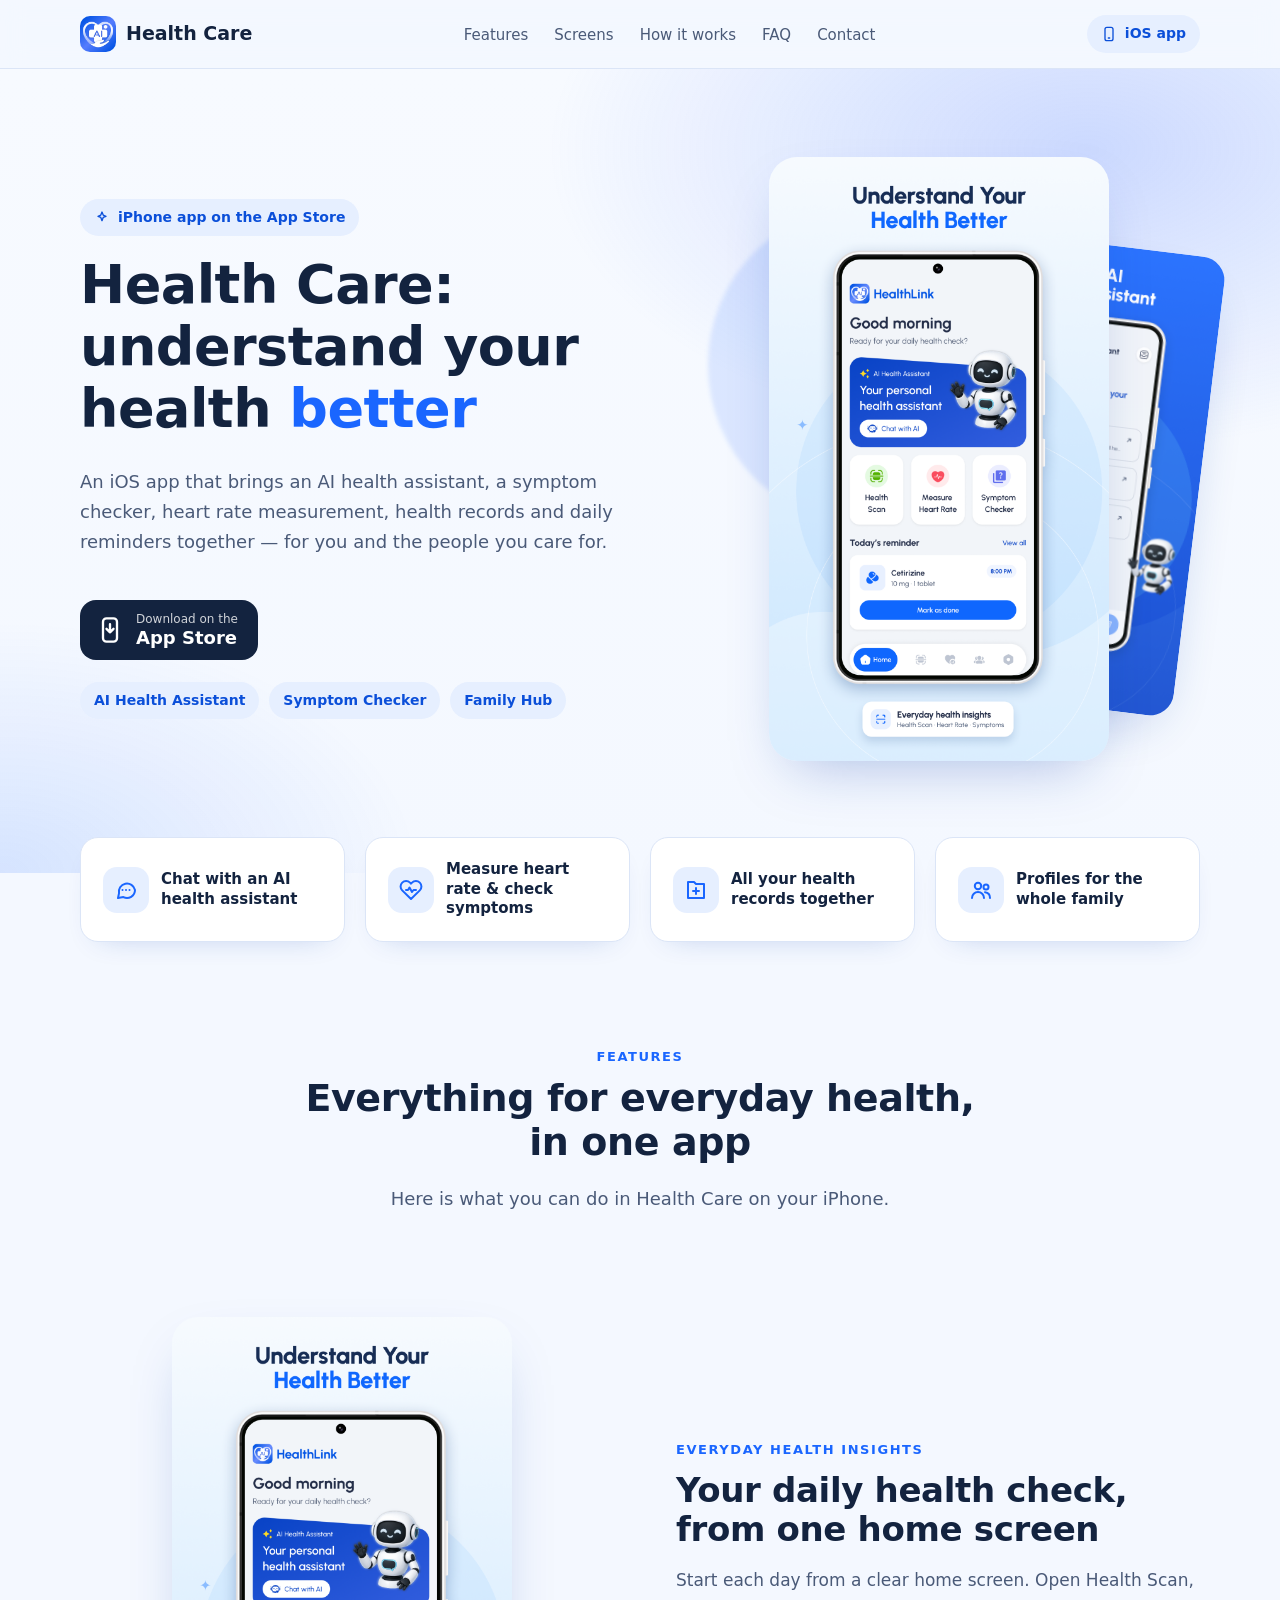
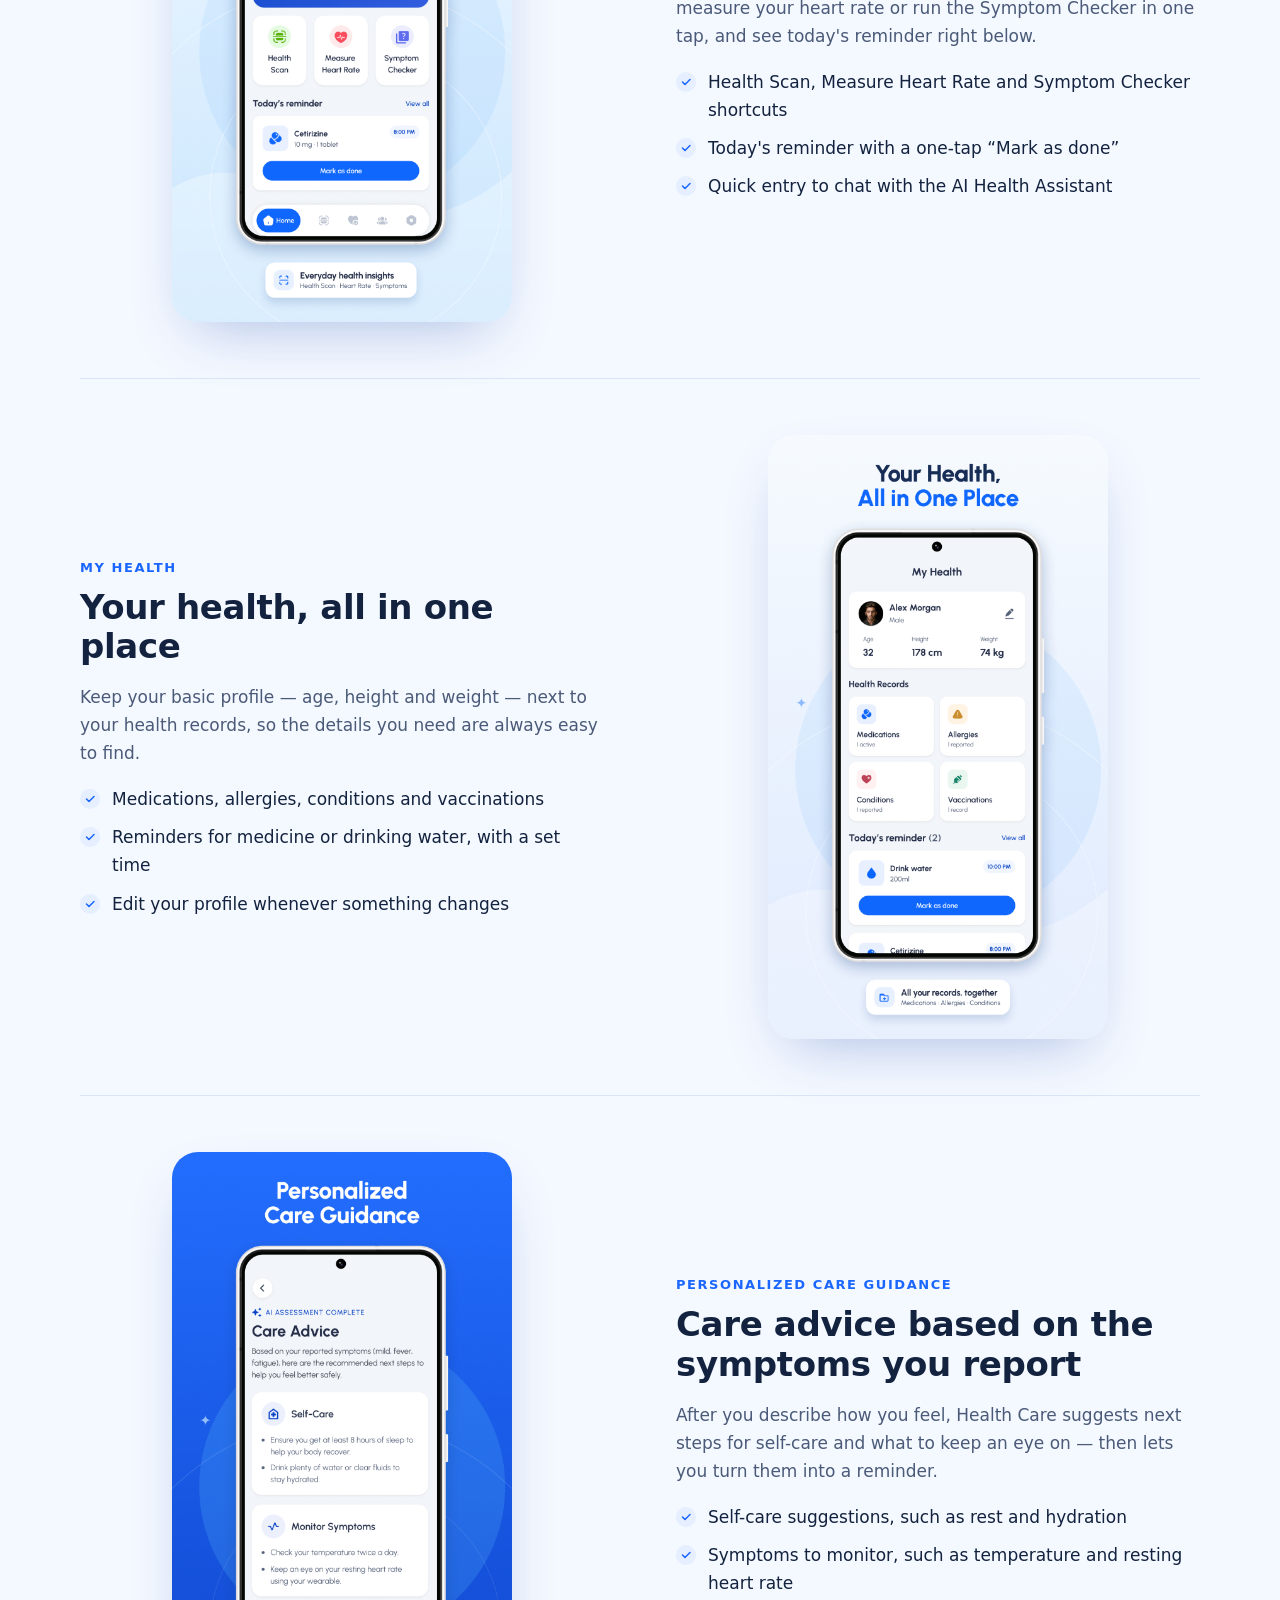
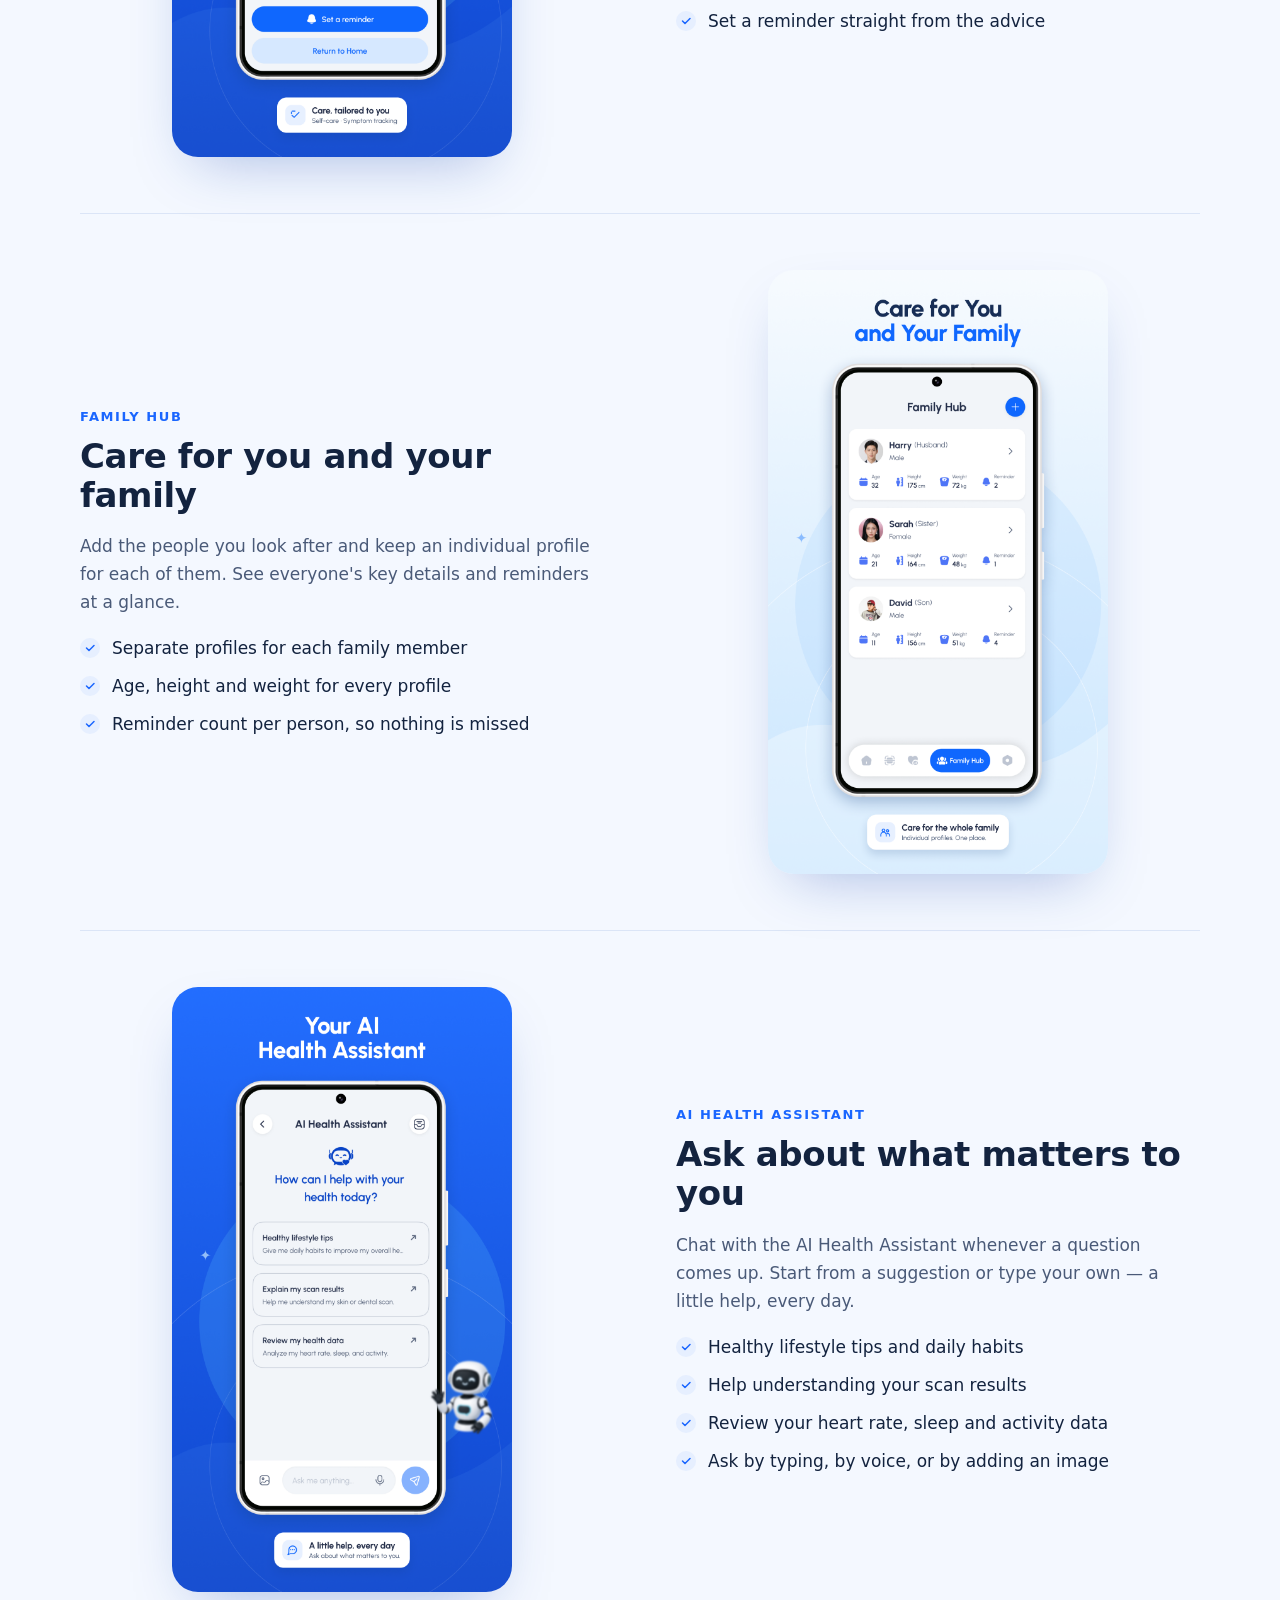
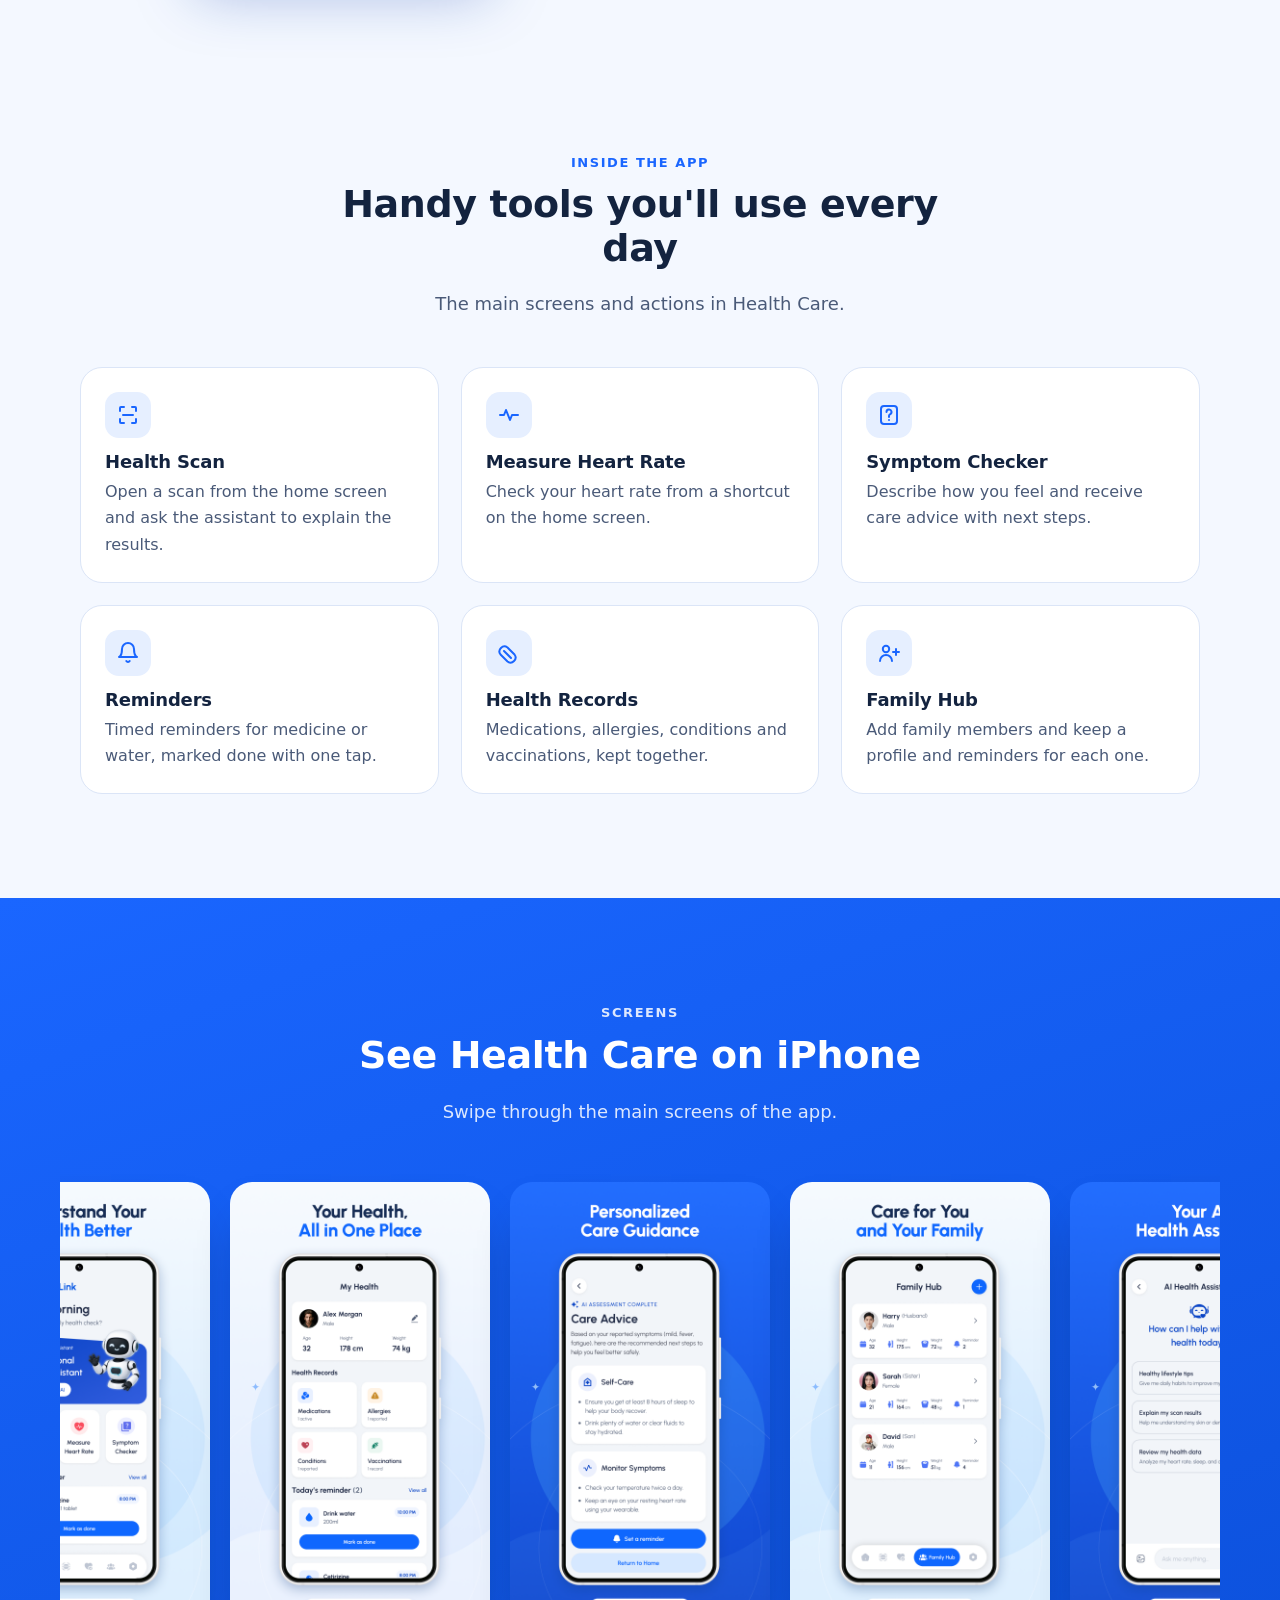
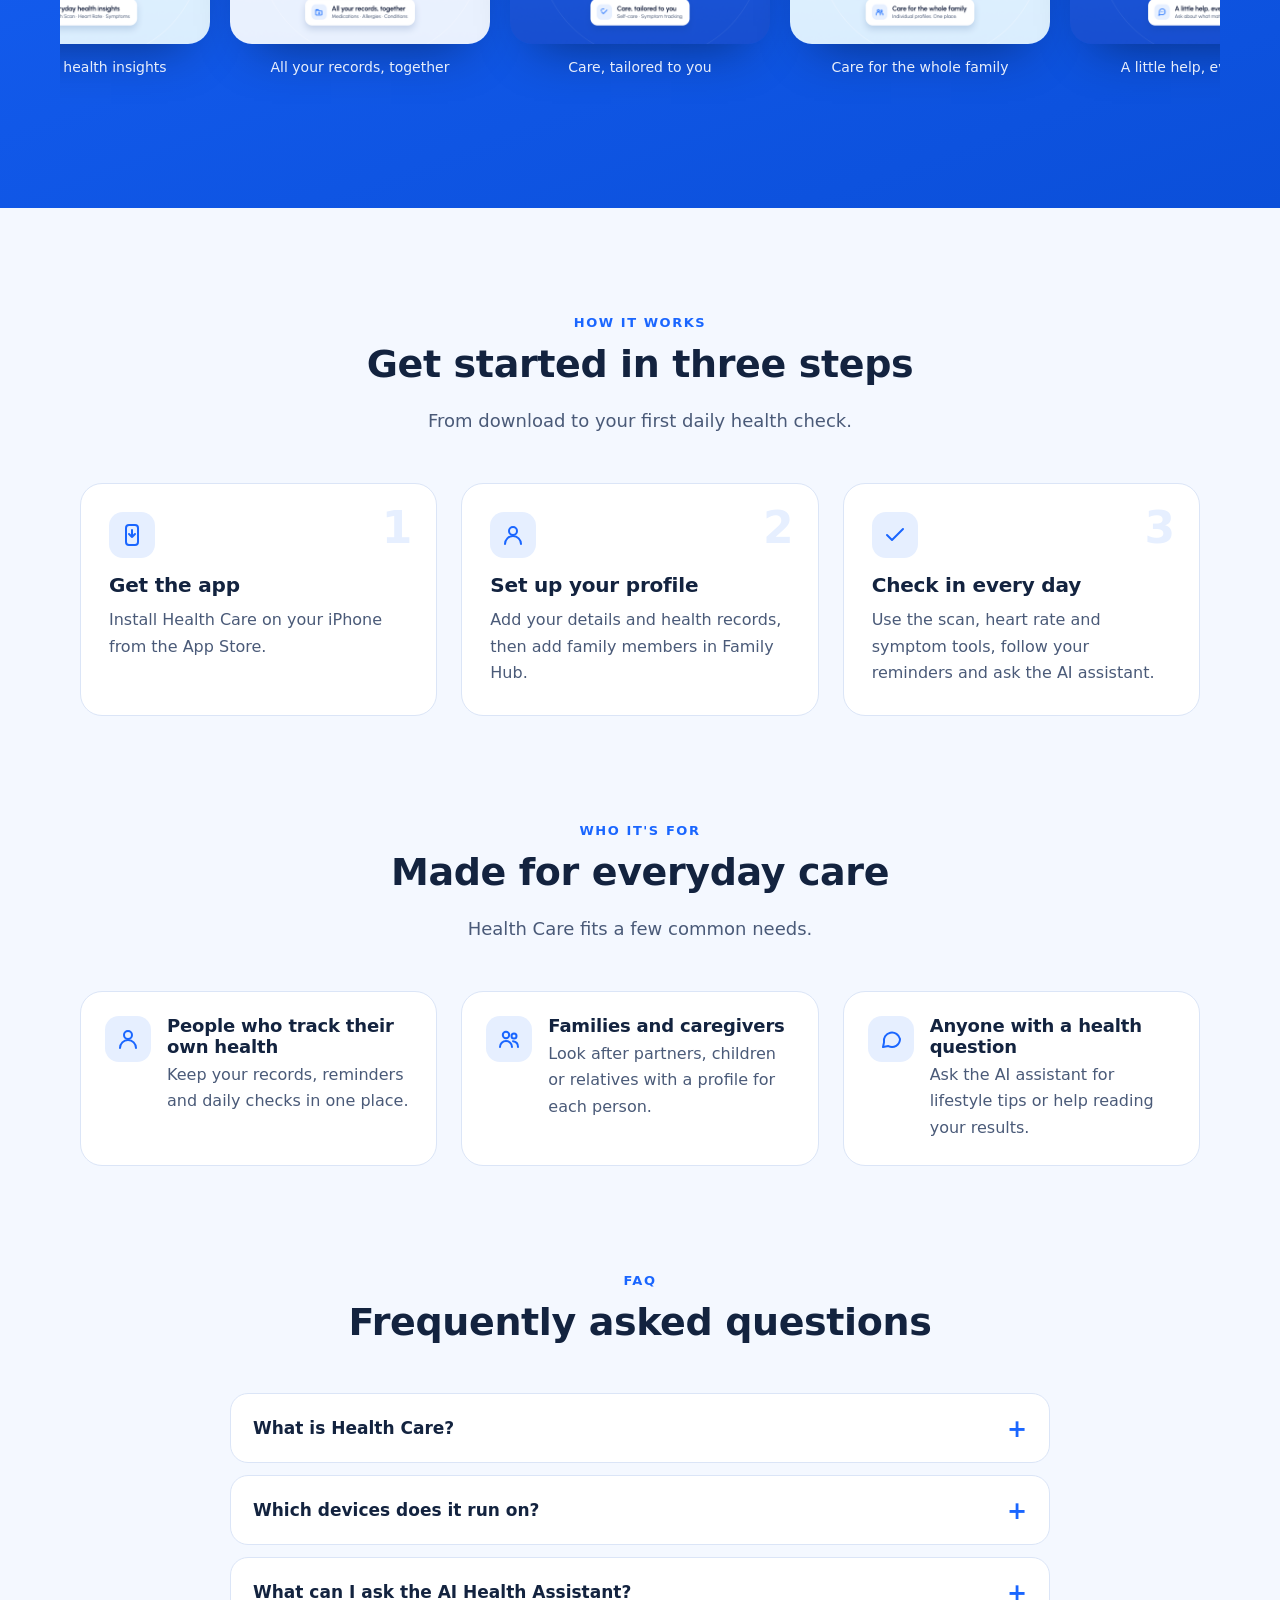
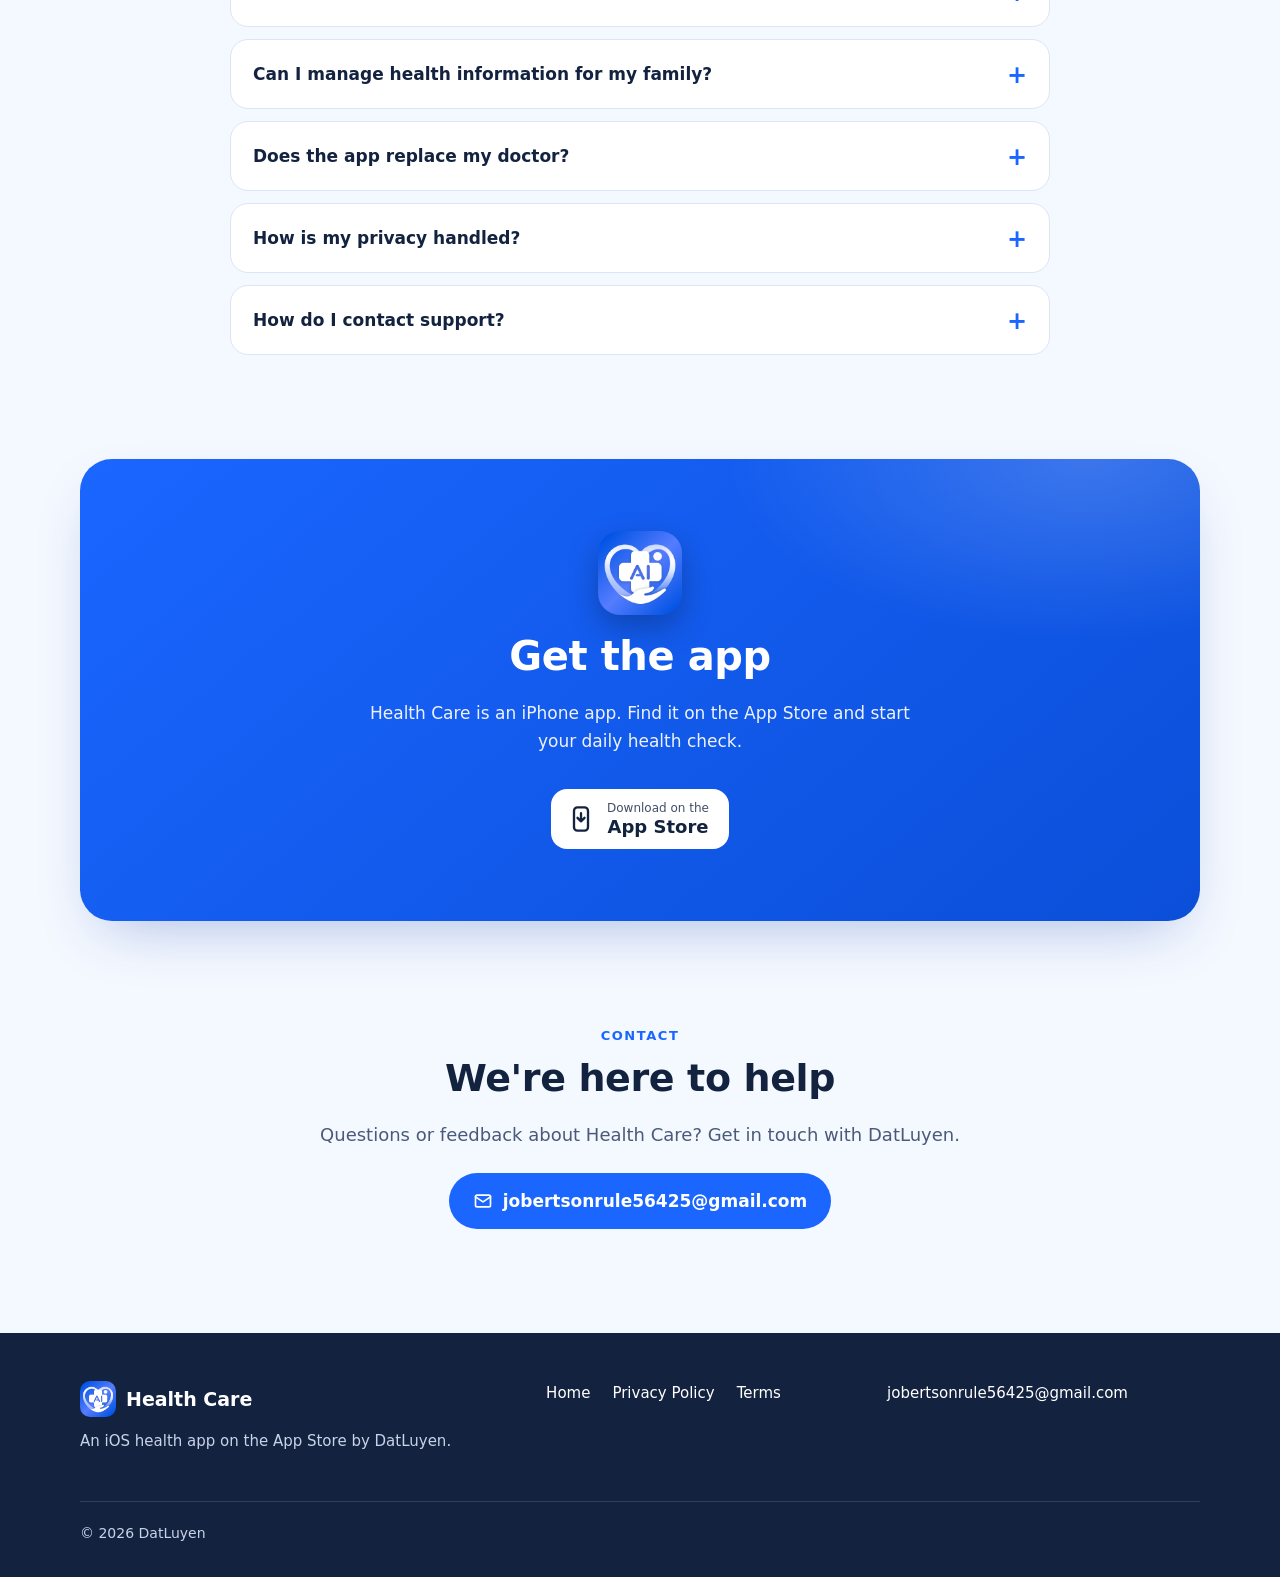
<file: index.html>
<!DOCTYPE html>
<html lang="en">
<head>
  <meta charset="utf-8">
  <meta name="viewport" content="width=device-width, initial-scale=1">
  <title>Health Care — AI Health Assistant, Health Records &amp; Family Profiles | App on the App Store</title>
  <meta name="description" content="Health Care is an iPhone app on the App Store: chat with an AI health assistant, check symptoms, measure heart rate, keep health records and reminders for you and your family.">
  <meta name="theme-color" content="#1a66ff">
  <meta property="og:type" content="website">
  <meta property="og:title" content="Health Care — iPhone app on the App Store">
  <meta property="og:description" content="AI health assistant, symptom checker, heart rate, health records, reminders and family profiles in one iOS app.">
  <meta property="og:image" content="assets/img/app-icon.png">
  <meta name="twitter:card" content="summary">
  <link rel="icon" type="image/png" href="assets/img/app-icon.png">
  <link rel="apple-touch-icon" href="assets/img/app-icon.png">
  <link rel="stylesheet" href="assets/style.css">
  <script type="application/ld+json">
  {
    "@context": "https://schema.org",
    "@type": "SoftwareApplication",
    "name": "Health Care",
    "operatingSystem": "iOS",
    "applicationCategory": "HealthApplication",
    "author": { "@type": "Organization", "name": "DatLuyen" },
    "image": "assets/img/app-icon.png"
  }
  </script>
</head>
<body>
  <a class="skip" href="#main">Skip to content</a>

  <header class="site-header">
    <div class="container nav">
      <a class="brand" href="index.html">
        <img src="assets/img/app-icon.png" alt="Health Care app icon" width="36" height="36">
        Health Care
      </a>
      <ul class="nav-links">
        <li><a href="#features">Features</a></li>
        <li><a href="#screens">Screens</a></li>
        <li><a href="#how">How it works</a></li>
        <li><a href="#faq">FAQ</a></li>
        <li><a href="#contact">Contact</a></li>
      </ul>
      <span class="pill">
        <svg viewBox="0 0 24 24" fill="none" stroke="currentColor" stroke-width="2" stroke-linecap="round" stroke-linejoin="round" aria-hidden="true"><rect x="6" y="2" width="12" height="20" rx="3"/><path d="M11 18h2"/></svg>
        iOS app
      </span>
    </div>
  </header>

  <main id="main">
    <!-- Hero -->
    <section class="hero">
      <div class="container hero-grid">
        <div>
          <span class="pill">
            <svg viewBox="0 0 24 24" fill="none" stroke="currentColor" stroke-width="2" stroke-linecap="round" stroke-linejoin="round" aria-hidden="true"><path d="M12 3l1.8 4.6L18 9.4l-4.2 1.8L12 16l-1.8-4.8L6 9.4l4.2-1.8z"/></svg>
            iPhone app on the App Store
          </span>
          <h1 style="margin-top:18px">Health Care: understand your health <span class="accent">better</span></h1>
          <p class="lead">An iOS app that brings an AI health assistant, a symptom checker, heart rate measurement, health records and daily reminders together — for you and the people you care for.</p>
          <div class="store-note" role="note">
            <svg viewBox="0 0 24 24" fill="none" stroke="currentColor" stroke-width="2" stroke-linecap="round" stroke-linejoin="round" aria-hidden="true"><rect x="6" y="2" width="12" height="20" rx="3"/><path d="M12 7v7m-3-3l3 3 3-3"/></svg>
            <span><small>Download on the</small><strong>App Store</strong></span>
          </div>
          <div class="hero-badges">
            <span class="pill">AI Health Assistant</span>
            <span class="pill">Symptom Checker</span>
            <span class="pill">Family Hub</span>
          </div>
        </div>
        <div class="hero-art">
          <span class="blob blob-1" aria-hidden="true"></span>
          <img class="shot-back" src="assets/img/screenshot-05.png" alt="AI Health Assistant chat screen in the Health Care iOS app" width="1080" height="1920">
          <img class="shot-main" src="assets/img/screenshot-01.png" alt="Health Care home screen with Health Scan, Measure Heart Rate, Symptom Checker and today's reminder" width="1080" height="1920">
        </div>
      </div>
    </section>

    <!-- Highlights -->
    <section class="highlights" aria-label="Highlights">
      <div class="container hl-grid">
        <div class="hl">
          <span class="ico"><svg viewBox="0 0 24 24" fill="none" stroke="currentColor" stroke-width="2" stroke-linecap="round" stroke-linejoin="round" aria-hidden="true"><path d="M21 12a8 8 0 0 1-11.6 7.1L4 20l1-4.6A8 8 0 1 1 21 12z"/><path d="M8.5 12h.01M12 12h.01M15.5 12h.01"/></svg></span>
          <strong>Chat with an AI health assistant</strong>
        </div>
        <div class="hl">
          <span class="ico"><svg viewBox="0 0 24 24" fill="none" stroke="currentColor" stroke-width="2" stroke-linecap="round" stroke-linejoin="round" aria-hidden="true"><path d="M20.8 4.6a5.5 5.5 0 0 0-7.8 0L12 5.7l-1-1.1a5.5 5.5 0 0 0-7.8 7.8L12 21l8.8-8.6a5.5 5.5 0 0 0 0-7.8z"/><path d="M7 12h2l1.5-2.5L13 14l1.5-2H17"/></svg></span>
          <strong>Measure heart rate &amp; check symptoms</strong>
        </div>
        <div class="hl">
          <span class="ico"><svg viewBox="0 0 24 24" fill="none" stroke="currentColor" stroke-width="2" stroke-linecap="round" stroke-linejoin="round" aria-hidden="true"><path d="M4 4h6l2 2h8v14H4z"/><path d="M12 10v6m-3-3h6"/></svg></span>
          <strong>All your health records together</strong>
        </div>
        <div class="hl">
          <span class="ico"><svg viewBox="0 0 24 24" fill="none" stroke="currentColor" stroke-width="2" stroke-linecap="round" stroke-linejoin="round" aria-hidden="true"><circle cx="9" cy="8" r="3.2"/><path d="M3 20c0-3.3 2.7-6 6-6s6 2.7 6 6"/><circle cx="17" cy="9" r="2.5"/><path d="M16 14.2c2.9.3 5 2.6 5 5.8"/></svg></span>
          <strong>Profiles for the whole family</strong>
        </div>
      </div>
    </section>

    <!-- Features -->
    <section id="features">
      <div class="container">
        <div class="section-head">
          <span class="eyebrow">Features</span>
          <h2>Everything for everyday health, in one app</h2>
          <p>Here is what you can do in Health Care on your iPhone.</p>
        </div>

        <div class="features">
          <article class="feature">
            <div class="feature-media">
              <img src="assets/img/screenshot-01.png" alt="Home screen with quick access to Health Scan, Measure Heart Rate and Symptom Checker" width="1080" height="1920" loading="lazy">
            </div>
            <div class="feature-text">
              <span class="eyebrow">Everyday health insights</span>
              <h3>Your daily health check, from one home screen</h3>
              <p>Start each day from a clear home screen. Open Health Scan, measure your heart rate or run the Symptom Checker in one tap, and see today's reminder right below.</p>
              <ul class="checks">
                <li>Health Scan, Measure Heart Rate and Symptom Checker shortcuts</li>
                <li>Today's reminder with a one-tap “Mark as done”</li>
                <li>Quick entry to chat with the AI Health Assistant</li>
              </ul>
            </div>
          </article>

          <article class="feature">
            <div class="feature-media">
              <img src="assets/img/screenshot-02.png" alt="My Health screen showing profile, health records and today's reminders" width="1080" height="1920" loading="lazy">
            </div>
            <div class="feature-text">
              <span class="eyebrow">My Health</span>
              <h3>Your health, all in one place</h3>
              <p>Keep your basic profile — age, height and weight — next to your health records, so the details you need are always easy to find.</p>
              <ul class="checks">
                <li>Medications, allergies, conditions and vaccinations</li>
                <li>Reminders for medicine or drinking water, with a set time</li>
                <li>Edit your profile whenever something changes</li>
              </ul>
            </div>
          </article>

          <article class="feature">
            <div class="feature-media">
              <img src="assets/img/screenshot-03.png" alt="Care Advice screen with self-care tips and symptoms to monitor" width="1080" height="1920" loading="lazy">
            </div>
            <div class="feature-text">
              <span class="eyebrow">Personalized care guidance</span>
              <h3>Care advice based on the symptoms you report</h3>
              <p>After you describe how you feel, Health Care suggests next steps for self-care and what to keep an eye on — then lets you turn them into a reminder.</p>
              <ul class="checks">
                <li>Self-care suggestions, such as rest and hydration</li>
                <li>Symptoms to monitor, such as temperature and resting heart rate</li>
                <li>Set a reminder straight from the advice</li>
              </ul>
            </div>
          </article>

          <article class="feature">
            <div class="feature-media">
              <img src="assets/img/screenshot-04.png" alt="Family Hub screen listing family members with age, height, weight and reminders" width="1080" height="1920" loading="lazy">
            </div>
            <div class="feature-text">
              <span class="eyebrow">Family Hub</span>
              <h3>Care for you and your family</h3>
              <p>Add the people you look after and keep an individual profile for each of them. See everyone's key details and reminders at a glance.</p>
              <ul class="checks">
                <li>Separate profiles for each family member</li>
                <li>Age, height and weight for every profile</li>
                <li>Reminder count per person, so nothing is missed</li>
              </ul>
            </div>
          </article>

          <article class="feature">
            <div class="feature-media">
              <img src="assets/img/screenshot-05.png" alt="AI Health Assistant chat with suggested questions" width="1080" height="1920" loading="lazy">
            </div>
            <div class="feature-text">
              <span class="eyebrow">AI Health Assistant</span>
              <h3>Ask about what matters to you</h3>
              <p>Chat with the AI Health Assistant whenever a question comes up. Start from a suggestion or type your own — a little help, every day.</p>
              <ul class="checks">
                <li>Healthy lifestyle tips and daily habits</li>
                <li>Help understanding your scan results</li>
                <li>Review your heart rate, sleep and activity data</li>
                <li>Ask by typing, by voice, or by adding an image</li>
              </ul>
            </div>
          </article>
        </div>
      </div>
    </section>

    <!-- Functions -->
    <section id="functions" style="padding-top:0">
      <div class="container">
        <div class="section-head">
          <span class="eyebrow">Inside the app</span>
          <h2>Handy tools you'll use every day</h2>
          <p>The main screens and actions in Health Care.</p>
        </div>
        <div class="fn-grid">
          <div class="fn">
            <span class="ico"><svg viewBox="0 0 24 24" fill="none" stroke="currentColor" stroke-width="2" stroke-linecap="round" stroke-linejoin="round" aria-hidden="true"><path d="M4 8V5a1 1 0 0 1 1-1h3M16 4h3a1 1 0 0 1 1 1v3M20 16v3a1 1 0 0 1-1 1h-3M8 20H5a1 1 0 0 1-1-1v-3"/><path d="M7 12h10"/></svg></span>
            <h3>Health Scan</h3>
            <p>Open a scan from the home screen and ask the assistant to explain the results.</p>
          </div>
          <div class="fn">
            <span class="ico"><svg viewBox="0 0 24 24" fill="none" stroke="currentColor" stroke-width="2" stroke-linecap="round" stroke-linejoin="round" aria-hidden="true"><path d="M3 12h4l2-5 4 10 2-5h6"/></svg></span>
            <h3>Measure Heart Rate</h3>
            <p>Check your heart rate from a shortcut on the home screen.</p>
          </div>
          <div class="fn">
            <span class="ico"><svg viewBox="0 0 24 24" fill="none" stroke="currentColor" stroke-width="2" stroke-linecap="round" stroke-linejoin="round" aria-hidden="true"><rect x="4" y="3" width="16" height="18" rx="3"/><path d="M9.5 9a2.5 2.5 0 1 1 3.5 2.3c-.6.3-1 .9-1 1.6V14M12 17h.01"/></svg></span>
            <h3>Symptom Checker</h3>
            <p>Describe how you feel and receive care advice with next steps.</p>
          </div>
          <div class="fn">
            <span class="ico"><svg viewBox="0 0 24 24" fill="none" stroke="currentColor" stroke-width="2" stroke-linecap="round" stroke-linejoin="round" aria-hidden="true"><path d="M18 8a6 6 0 1 0-12 0c0 7-3 8-3 8h18s-3-1-3-8"/><path d="M13.7 20a2 2 0 0 1-3.4 0"/></svg></span>
            <h3>Reminders</h3>
            <p>Timed reminders for medicine or water, marked done with one tap.</p>
          </div>
          <div class="fn">
            <span class="ico"><svg viewBox="0 0 24 24" fill="none" stroke="currentColor" stroke-width="2" stroke-linecap="round" stroke-linejoin="round" aria-hidden="true"><path d="M10.5 20.5l-7-7a5 5 0 0 1 7-7l7 7a5 5 0 0 1-7 7z"/><path d="M7 10l7 7"/></svg></span>
            <h3>Health Records</h3>
            <p>Medications, allergies, conditions and vaccinations, kept together.</p>
          </div>
          <div class="fn">
            <span class="ico"><svg viewBox="0 0 24 24" fill="none" stroke="currentColor" stroke-width="2" stroke-linecap="round" stroke-linejoin="round" aria-hidden="true"><circle cx="9" cy="8" r="3.2"/><path d="M3 20c0-3.3 2.7-6 6-6s6 2.7 6 6"/><path d="M19 8v6m-3-3h6"/></svg></span>
            <h3>Family Hub</h3>
            <p>Add family members and keep a profile and reminders for each one.</p>
          </div>
        </div>
      </div>
    </section>

    <!-- Gallery -->
    <section id="screens" class="band">
      <div class="container">
        <div class="section-head">
          <span class="eyebrow">Screens</span>
          <h2>See Health Care on iPhone</h2>
          <p>Swipe through the main screens of the app.</p>
        </div>
        <div class="gallery" tabindex="0" aria-label="App screenshots">
          <figure>
            <img src="assets/img/screenshot-01.png" alt="Health Care home screen" width="1080" height="1920" loading="lazy">
            <figcaption>Everyday health insights</figcaption>
          </figure>
          <figure>
            <img src="assets/img/screenshot-02.png" alt="My Health screen with health records" width="1080" height="1920" loading="lazy">
            <figcaption>All your records, together</figcaption>
          </figure>
          <figure>
            <img src="assets/img/screenshot-03.png" alt="Care Advice screen" width="1080" height="1920" loading="lazy">
            <figcaption>Care, tailored to you</figcaption>
          </figure>
          <figure>
            <img src="assets/img/screenshot-04.png" alt="Family Hub screen" width="1080" height="1920" loading="lazy">
            <figcaption>Care for the whole family</figcaption>
          </figure>
          <figure>
            <img src="assets/img/screenshot-05.png" alt="AI Health Assistant screen" width="1080" height="1920" loading="lazy">
            <figcaption>A little help, every day</figcaption>
          </figure>
        </div>
      </div>
    </section>

    <!-- How it works -->
    <section id="how">
      <div class="container">
        <div class="section-head">
          <span class="eyebrow">How it works</span>
          <h2>Get started in three steps</h2>
          <p>From download to your first daily health check.</p>
        </div>
        <div class="steps">
          <div class="step">
            <span class="ico"><svg viewBox="0 0 24 24" fill="none" stroke="currentColor" stroke-width="2" stroke-linecap="round" stroke-linejoin="round" aria-hidden="true"><rect x="6" y="2" width="12" height="20" rx="3"/><path d="M12 7v7m-3-3l3 3 3-3"/></svg></span>
            <h3>Get the app</h3>
            <p>Install Health Care on your iPhone from the App Store.</p>
          </div>
          <div class="step">
            <span class="ico"><svg viewBox="0 0 24 24" fill="none" stroke="currentColor" stroke-width="2" stroke-linecap="round" stroke-linejoin="round" aria-hidden="true"><circle cx="12" cy="8" r="4"/><path d="M4 21c0-4.4 3.6-8 8-8s8 3.6 8 8"/></svg></span>
            <h3>Set up your profile</h3>
            <p>Add your details and health records, then add family members in Family Hub.</p>
          </div>
          <div class="step">
            <span class="ico"><svg viewBox="0 0 24 24" fill="none" stroke="currentColor" stroke-width="2" stroke-linecap="round" stroke-linejoin="round" aria-hidden="true"><path d="M20 6L9 17l-5-5"/></svg></span>
            <h3>Check in every day</h3>
            <p>Use the scan, heart rate and symptom tools, follow your reminders and ask the AI assistant.</p>
          </div>
        </div>
      </div>
    </section>

    <!-- Audience -->
    <section id="who" style="padding-top:0">
      <div class="container">
        <div class="section-head">
          <span class="eyebrow">Who it's for</span>
          <h2>Made for everyday care</h2>
          <p>Health Care fits a few common needs.</p>
        </div>
        <div class="audience">
          <div class="aud">
            <span class="ico"><svg viewBox="0 0 24 24" fill="none" stroke="currentColor" stroke-width="2" stroke-linecap="round" stroke-linejoin="round" aria-hidden="true"><circle cx="12" cy="8" r="4"/><path d="M4 21c0-4.4 3.6-8 8-8s8 3.6 8 8"/></svg></span>
            <div><h3>People who track their own health</h3><p>Keep your records, reminders and daily checks in one place.</p></div>
          </div>
          <div class="aud">
            <span class="ico"><svg viewBox="0 0 24 24" fill="none" stroke="currentColor" stroke-width="2" stroke-linecap="round" stroke-linejoin="round" aria-hidden="true"><circle cx="9" cy="8" r="3.2"/><path d="M3 20c0-3.3 2.7-6 6-6s6 2.7 6 6"/><circle cx="17" cy="9" r="2.5"/><path d="M16 14.2c2.9.3 5 2.6 5 5.8"/></svg></span>
            <div><h3>Families and caregivers</h3><p>Look after partners, children or relatives with a profile for each person.</p></div>
          </div>
          <div class="aud">
            <span class="ico"><svg viewBox="0 0 24 24" fill="none" stroke="currentColor" stroke-width="2" stroke-linecap="round" stroke-linejoin="round" aria-hidden="true"><path d="M21 12a8 8 0 0 1-11.6 7.1L4 20l1-4.6A8 8 0 1 1 21 12z"/></svg></span>
            <div><h3>Anyone with a health question</h3><p>Ask the AI assistant for lifestyle tips or help reading your results.</p></div>
          </div>
        </div>
      </div>
    </section>

    <!-- FAQ -->
    <section id="faq" style="padding-top:0">
      <div class="container">
        <div class="section-head">
          <span class="eyebrow">FAQ</span>
          <h2>Frequently asked questions</h2>
        </div>
        <div class="faq">
          <details>
            <summary>What is Health Care?</summary>
            <p>Health Care is an iPhone app on the App Store that combines an AI health assistant, a symptom checker, heart rate measurement, health records, reminders and family profiles.</p>
          </details>
          <details>
            <summary>Which devices does it run on?</summary>
            <p>Health Care is an iOS app for iPhone, distributed through the App Store.</p>
          </details>
          <details>
            <summary>What can I ask the AI Health Assistant?</summary>
            <p>You can ask for healthy lifestyle tips, help understanding your scan results, or a review of your heart rate, sleep and activity data. You can type, speak or add an image.</p>
          </details>
          <details>
            <summary>Can I manage health information for my family?</summary>
            <p>Yes. In Family Hub you can add family members and keep an individual profile with age, height, weight and reminders for each person.</p>
          </details>
          <details>
            <summary>Does the app replace my doctor?</summary>
            <p>No. The advice in Health Care is general guidance for everyday self-care. For medical concerns, always talk to a qualified healthcare professional.</p>
          </details>
          <details>
            <summary>How is my privacy handled?</summary>
            <p>Please read our <a href="policies.html">Privacy Policy</a> to learn how information is handled.</p>
          </details>
          <details>
            <summary>How do I contact support?</summary>
            <p>Email us at <a href="mailto:jobertsonrule56425@gmail.com">jobertsonrule56425@gmail.com</a>.</p>
          </details>
        </div>
      </div>
    </section>

    <!-- CTA -->
    <section id="get" style="padding-top:0">
      <div class="container">
        <div class="cta-box">
          <img src="assets/img/app-icon.png" alt="Health Care app icon" width="84" height="84" loading="lazy">
          <h2>Get the app</h2>
          <p>Health Care is an iPhone app. Find it on the App Store and start your daily health check.</p>
          <div class="store-note" role="note">
            <svg viewBox="0 0 24 24" fill="none" stroke="currentColor" stroke-width="2" stroke-linecap="round" stroke-linejoin="round" aria-hidden="true"><rect x="6" y="2" width="12" height="20" rx="3"/><path d="M12 7v7m-3-3l3 3 3-3"/></svg>
            <span><small>Download on the</small><strong>App Store</strong></span>
          </div>
        </div>
      </div>
    </section>

    <!-- Contact -->
    <section id="contact" class="contact" style="padding-top:0">
      <div class="container">
        <div class="section-head" style="margin-bottom:16px">
          <span class="eyebrow">Contact</span>
          <h2>We're here to help</h2>
          <p>Questions or feedback about Health Care? Get in touch with DatLuyen.</p>
        </div>
        <a class="mail" href="mailto:jobertsonrule56425@gmail.com">
          <svg width="20" height="20" viewBox="0 0 24 24" fill="none" stroke="currentColor" stroke-width="2" stroke-linecap="round" stroke-linejoin="round" aria-hidden="true"><rect x="3" y="5" width="18" height="14" rx="2"/><path d="M3 7l9 6 9-6"/></svg>
          jobertsonrule56425@gmail.com
        </a>
      </div>
    </section>
  </main>

  <footer class="site-footer">
    <div class="container">
      <div class="foot-grid">
        <div>
          <a class="brand" href="index.html">
            <img src="assets/img/app-icon.png" alt="" width="36" height="36" loading="lazy">
            Health Care
          </a>
          <p style="margin-top:12px">An iOS health app on the App Store by DatLuyen.</p>
        </div>
        <div>
          <ul class="foot-links">
            <li><a href="index.html">Home</a></li>
            <li><a href="policies.html">Privacy Policy</a></li>
            <li><a href="terms.html">Terms</a></li>
          </ul>
        </div>
        <div>
          <a href="mailto:jobertsonrule56425@gmail.com">jobertsonrule56425@gmail.com</a>
        </div>
      </div>
      <div class="foot-bottom">© 2026 DatLuyen</div>
    </div>
  </footer>
</body>
</html>
</file>
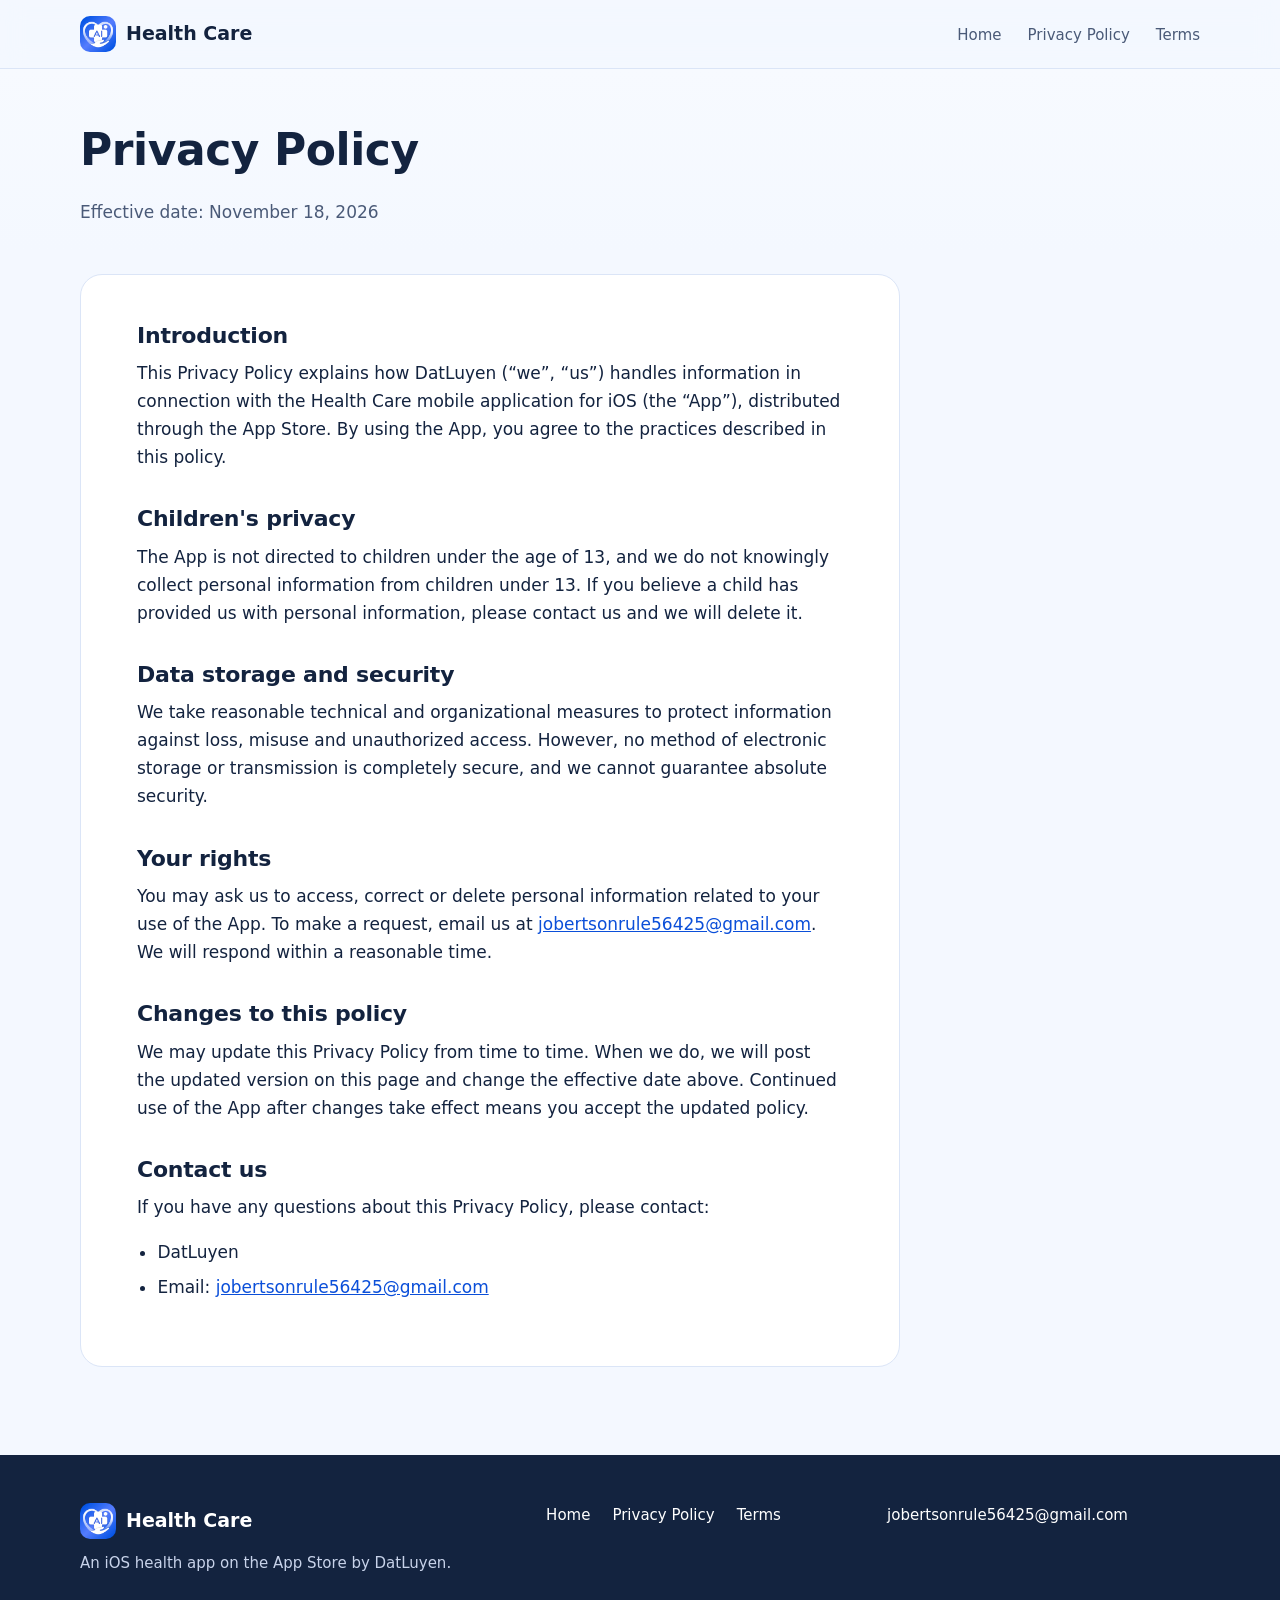
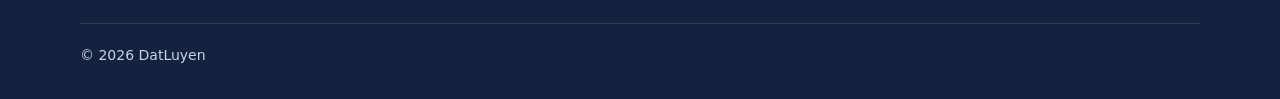
<file: policies.html>
<!DOCTYPE html>
<html lang="en">
<head>
  <meta charset="utf-8">
  <meta name="viewport" content="width=device-width, initial-scale=1">
  <title>Privacy Policy — Health Care (iOS app)</title>
  <meta name="description" content="Privacy Policy for the Health Care iOS app by DatLuyen: how information is stored and protected, your rights, and how to contact us.">
  <meta name="theme-color" content="#1a66ff">
  <meta property="og:type" content="website">
  <meta property="og:title" content="Privacy Policy — Health Care">
  <meta property="og:description" content="Privacy Policy for the Health Care iOS app by DatLuyen.">
  <meta property="og:image" content="assets/img/app-icon.png">
  <link rel="icon" type="image/png" href="assets/img/app-icon.png">
  <link rel="apple-touch-icon" href="assets/img/app-icon.png">
  <link rel="stylesheet" href="assets/style.css">
</head>
<body>
  <a class="skip" href="#main">Skip to content</a>

  <header class="site-header">
    <div class="container nav">
      <a class="brand" href="index.html">
        <img src="assets/img/app-icon.png" alt="Health Care app icon" width="36" height="36">
        Health Care
      </a>
      <ul class="nav-links">
        <li><a href="index.html">Home</a></li>
        <li><a href="policies.html" aria-current="page">Privacy Policy</a></li>
        <li><a href="terms.html">Terms</a></li>
      </ul>
    </div>
  </header>

  <main id="main">
    <div class="legal-hero">
      <div class="container">
        <h1>Privacy Policy</h1>
        <p>Effective date: November 18, 2026</p>
      </div>
    </div>

    <div class="legal">
      <div class="container">
        <article>
          <h2>Introduction</h2>
          <p>This Privacy Policy explains how DatLuyen (“we”, “us”) handles information in connection with the Health Care mobile application for iOS (the “App”), distributed through the App Store. By using the App, you agree to the practices described in this policy.</p>

          <h2>Children's privacy</h2>
          <p>The App is not directed to children under the age of 13, and we do not knowingly collect personal information from children under 13. If you believe a child has provided us with personal information, please contact us and we will delete it.</p>

          <h2>Data storage and security</h2>
          <p>We take reasonable technical and organizational measures to protect information against loss, misuse and unauthorized access. However, no method of electronic storage or transmission is completely secure, and we cannot guarantee absolute security.</p>

          <h2>Your rights</h2>
          <p>You may ask us to access, correct or delete personal information related to your use of the App. To make a request, email us at <a href="mailto:jobertsonrule56425@gmail.com">jobertsonrule56425@gmail.com</a>. We will respond within a reasonable time.</p>

          <h2>Changes to this policy</h2>
          <p>We may update this Privacy Policy from time to time. When we do, we will post the updated version on this page and change the effective date above. Continued use of the App after changes take effect means you accept the updated policy.</p>

          <h2>Contact us</h2>
          <p>If you have any questions about this Privacy Policy, please contact:</p>
          <ul>
            <li>DatLuyen</li>
            <li>Email: <a href="mailto:jobertsonrule56425@gmail.com">jobertsonrule56425@gmail.com</a></li>
          </ul>
        </article>
      </div>
    </div>
  </main>

  <footer class="site-footer">
    <div class="container">
      <div class="foot-grid">
        <div>
          <a class="brand" href="index.html">
            <img src="assets/img/app-icon.png" alt="" width="36" height="36" loading="lazy">
            Health Care
          </a>
          <p style="margin-top:12px">An iOS health app on the App Store by DatLuyen.</p>
        </div>
        <div>
          <ul class="foot-links">
            <li><a href="index.html">Home</a></li>
            <li><a href="policies.html">Privacy Policy</a></li>
            <li><a href="terms.html">Terms</a></li>
          </ul>
        </div>
        <div>
          <a href="mailto:jobertsonrule56425@gmail.com">jobertsonrule56425@gmail.com</a>
        </div>
      </div>
      <div class="foot-bottom">© 2026 DatLuyen</div>
    </div>
  </footer>
</body>
</html>
</file>
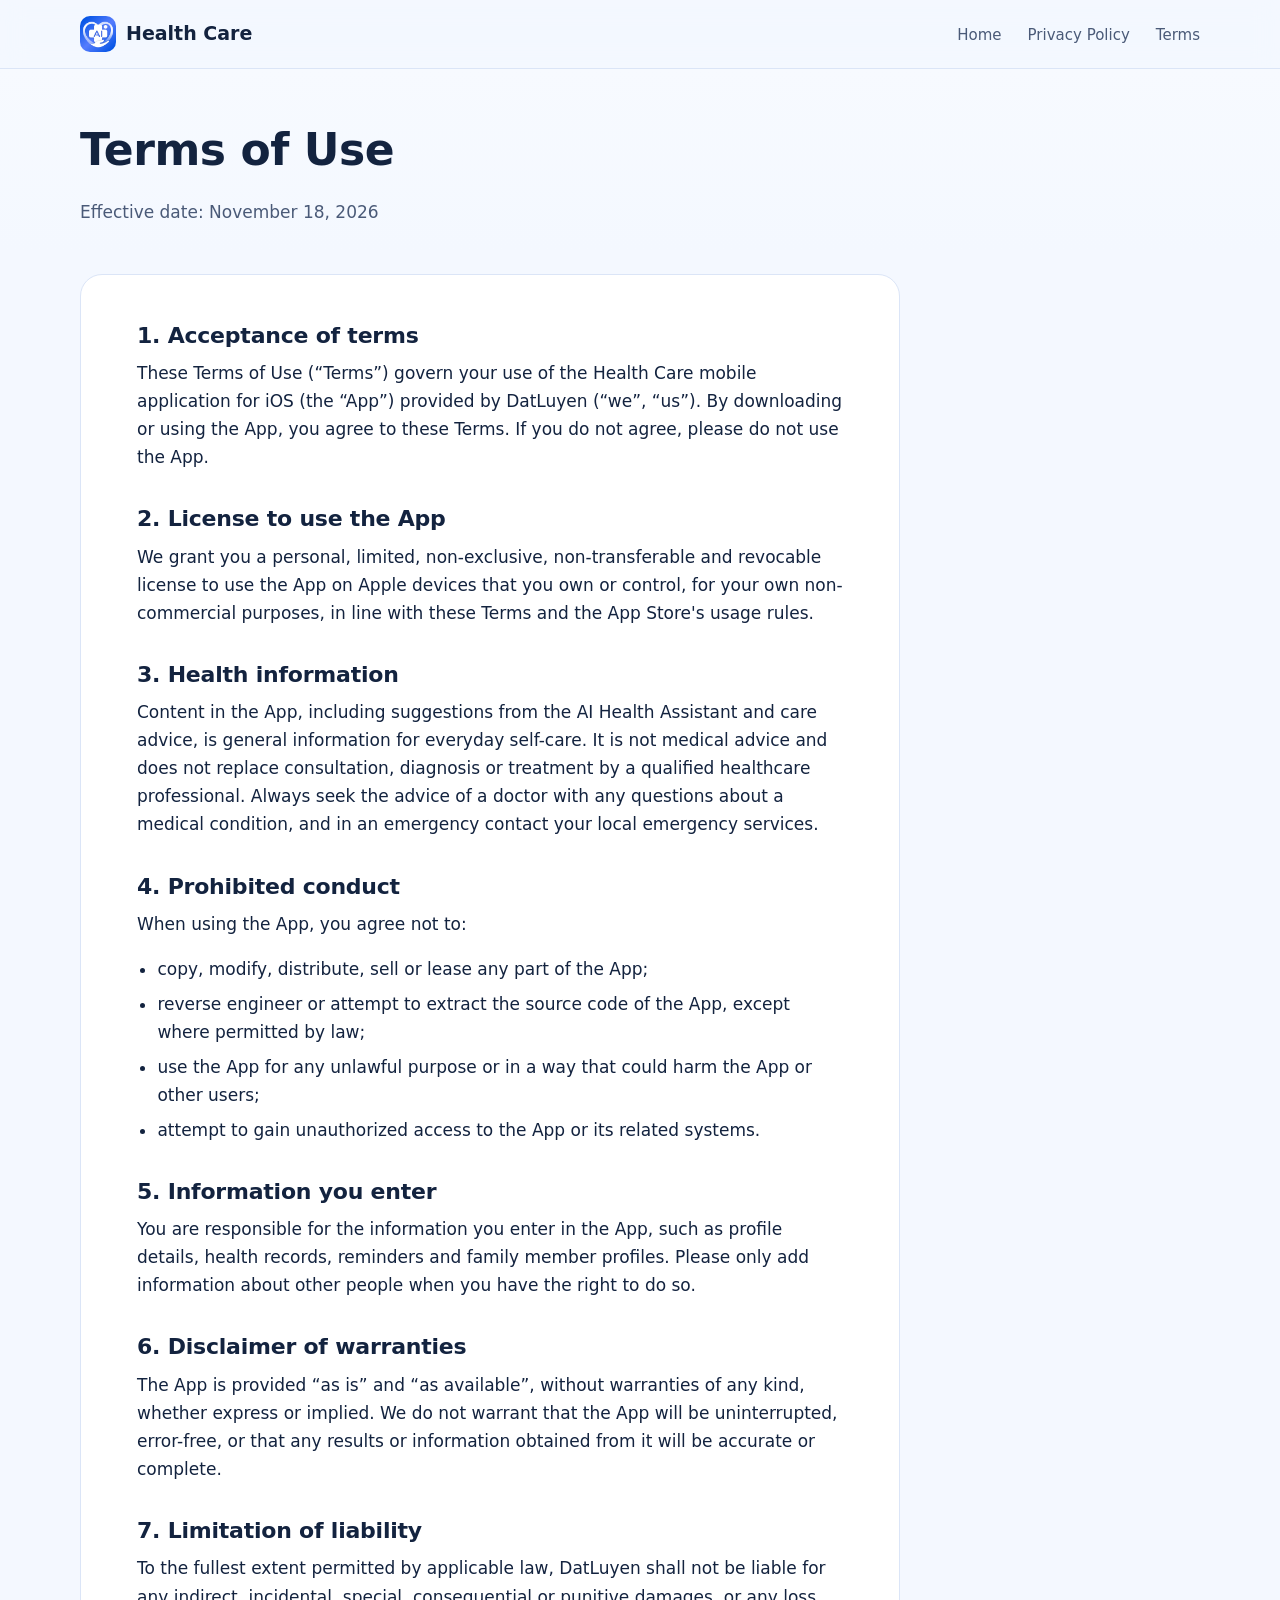
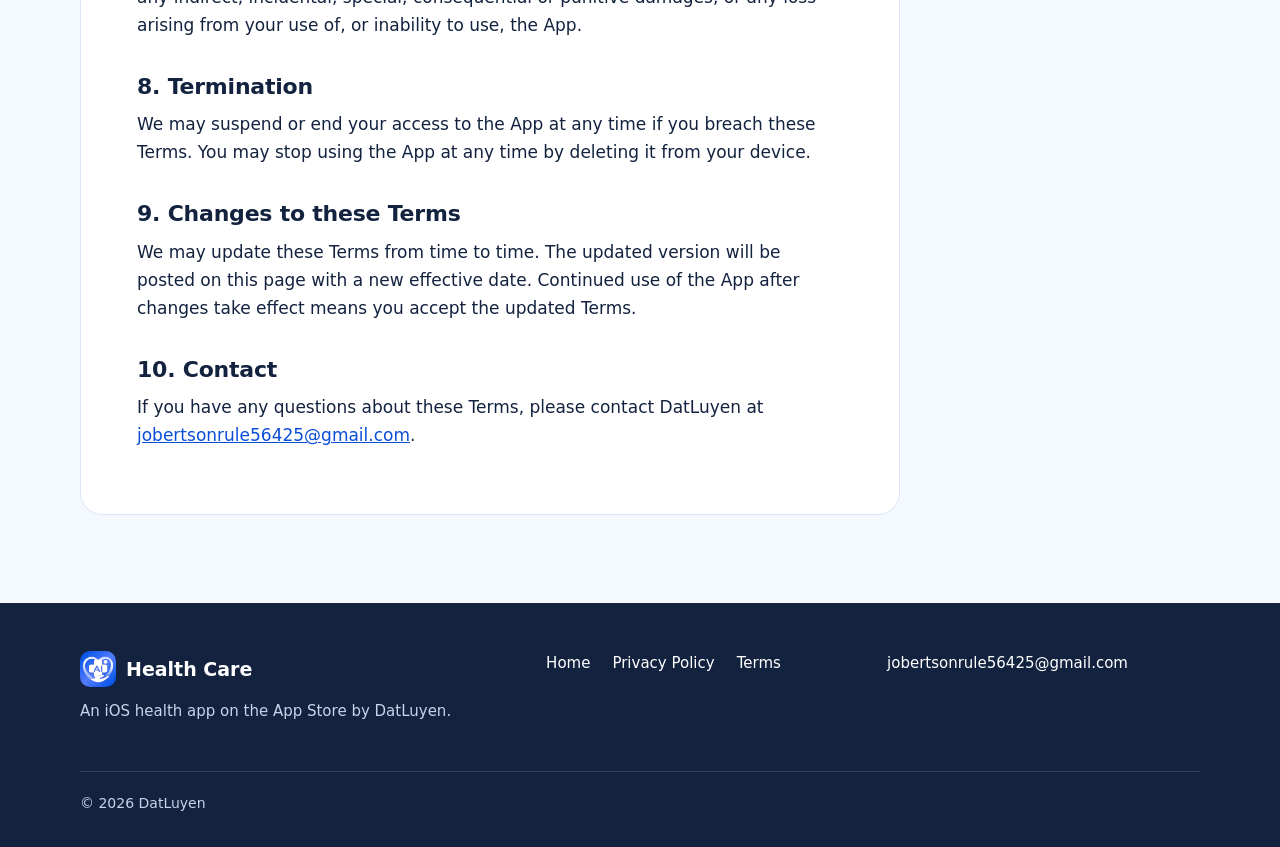
<file: terms.html>
<!DOCTYPE html>
<html lang="en">
<head>
  <meta charset="utf-8">
  <meta name="viewport" content="width=device-width, initial-scale=1">
  <title>Terms of Use — Health Care (iOS app)</title>
  <meta name="description" content="Terms of Use for the Health Care iOS app by DatLuyen: license, acceptable use, health information disclaimer, limitation of liability and contact.">
  <meta name="theme-color" content="#1a66ff">
  <meta property="og:type" content="website">
  <meta property="og:title" content="Terms of Use — Health Care">
  <meta property="og:description" content="Terms of Use for the Health Care iOS app by DatLuyen.">
  <meta property="og:image" content="assets/img/app-icon.png">
  <link rel="icon" type="image/png" href="assets/img/app-icon.png">
  <link rel="apple-touch-icon" href="assets/img/app-icon.png">
  <link rel="stylesheet" href="assets/style.css">
</head>
<body>
  <a class="skip" href="#main">Skip to content</a>

  <header class="site-header">
    <div class="container nav">
      <a class="brand" href="index.html">
        <img src="assets/img/app-icon.png" alt="Health Care app icon" width="36" height="36">
        Health Care
      </a>
      <ul class="nav-links">
        <li><a href="index.html">Home</a></li>
        <li><a href="policies.html">Privacy Policy</a></li>
        <li><a href="terms.html" aria-current="page">Terms</a></li>
      </ul>
    </div>
  </header>

  <main id="main">
    <div class="legal-hero">
      <div class="container">
        <h1>Terms of Use</h1>
        <p>Effective date: November 18, 2026</p>
      </div>
    </div>

    <div class="legal">
      <div class="container">
        <article>
          <h2>1. Acceptance of terms</h2>
          <p>These Terms of Use (“Terms”) govern your use of the Health Care mobile application for iOS (the “App”) provided by DatLuyen (“we”, “us”). By downloading or using the App, you agree to these Terms. If you do not agree, please do not use the App.</p>

          <h2>2. License to use the App</h2>
          <p>We grant you a personal, limited, non-exclusive, non-transferable and revocable license to use the App on Apple devices that you own or control, for your own non-commercial purposes, in line with these Terms and the App Store's usage rules.</p>

          <h2>3. Health information</h2>
          <p>Content in the App, including suggestions from the AI Health Assistant and care advice, is general information for everyday self-care. It is not medical advice and does not replace consultation, diagnosis or treatment by a qualified healthcare professional. Always seek the advice of a doctor with any questions about a medical condition, and in an emergency contact your local emergency services.</p>

          <h2>4. Prohibited conduct</h2>
          <p>When using the App, you agree not to:</p>
          <ul>
            <li>copy, modify, distribute, sell or lease any part of the App;</li>
            <li>reverse engineer or attempt to extract the source code of the App, except where permitted by law;</li>
            <li>use the App for any unlawful purpose or in a way that could harm the App or other users;</li>
            <li>attempt to gain unauthorized access to the App or its related systems.</li>
          </ul>

          <h2>5. Information you enter</h2>
          <p>You are responsible for the information you enter in the App, such as profile details, health records, reminders and family member profiles. Please only add information about other people when you have the right to do so.</p>

          <h2>6. Disclaimer of warranties</h2>
          <p>The App is provided “as is” and “as available”, without warranties of any kind, whether express or implied. We do not warrant that the App will be uninterrupted, error-free, or that any results or information obtained from it will be accurate or complete.</p>

          <h2>7. Limitation of liability</h2>
          <p>To the fullest extent permitted by applicable law, DatLuyen shall not be liable for any indirect, incidental, special, consequential or punitive damages, or any loss arising from your use of, or inability to use, the App.</p>

          <h2>8. Termination</h2>
          <p>We may suspend or end your access to the App at any time if you breach these Terms. You may stop using the App at any time by deleting it from your device.</p>

          <h2>9. Changes to these Terms</h2>
          <p>We may update these Terms from time to time. The updated version will be posted on this page with a new effective date. Continued use of the App after changes take effect means you accept the updated Terms.</p>

          <h2>10. Contact</h2>
          <p>If you have any questions about these Terms, please contact DatLuyen at <a href="mailto:jobertsonrule56425@gmail.com">jobertsonrule56425@gmail.com</a>.</p>
        </article>
      </div>
    </div>
  </main>

  <footer class="site-footer">
    <div class="container">
      <div class="foot-grid">
        <div>
          <a class="brand" href="index.html">
            <img src="assets/img/app-icon.png" alt="" width="36" height="36" loading="lazy">
            Health Care
          </a>
          <p style="margin-top:12px">An iOS health app on the App Store by DatLuyen.</p>
        </div>
        <div>
          <ul class="foot-links">
            <li><a href="index.html">Home</a></li>
            <li><a href="policies.html">Privacy Policy</a></li>
            <li><a href="terms.html">Terms</a></li>
          </ul>
        </div>
        <div>
          <a href="mailto:jobertsonrule56425@gmail.com">jobertsonrule56425@gmail.com</a>
        </div>
      </div>
      <div class="foot-bottom">© 2026 DatLuyen</div>
    </div>
  </footer>
</body>
</html>
</file>
<file: assets/style.css>
/* Health Care — site styles. Palette taken from the app icon and screenshots. */
:root {
  --brand: #1a66ff;      /* primary blue (icon / buttons) */
  --brand-2: #0b4fd9;    /* deep blue (icon gradient) */
  --brand-3: #5b85ff;    /* soft periwinkle (icon highlight) */
  --bg: #f4f8ff;         /* light app background */
  --surface: #ffffff;
  --tint: #e6efff;
  --text: #13233f;       /* navy headings */
  --muted: #4a5a78;
  --line: #dbe5f7;
  --radius: 22px;
  --shadow: 0 24px 60px -24px rgba(16, 64, 170, .35);
  --container: 1160px;
}

*, *::before, *::after { box-sizing: border-box; }
html { scroll-behavior: smooth; }
@media (prefers-reduced-motion: reduce) {
  html { scroll-behavior: auto; }
  *, *::before, *::after { transition: none !important; animation: none !important; }
}

body {
  margin: 0;
  font-family: system-ui, -apple-system, "Segoe UI", Roboto, "Helvetica Neue", Arial, sans-serif;
  font-size: 17px;
  line-height: 1.65;
  color: var(--text);
  background: var(--bg);
  -webkit-font-smoothing: antialiased;
}
img { max-width: 100%; height: auto; display: block; }
a { color: var(--brand-2); }
a:hover { color: var(--brand); }
h1, h2, h3 { line-height: 1.15; margin: 0 0 .5em; letter-spacing: -.01em; }
p { margin: 0 0 1em; }

.container { width: 100%; max-width: var(--container); margin: 0 auto; padding: 0 20px; }
.skip { position: absolute; left: -999px; }
.skip:focus { left: 16px; top: 16px; background: #fff; padding: 8px 12px; z-index: 100; }

/* Header */
.site-header {
  position: sticky; top: 0; z-index: 50;
  background: rgba(244, 248, 255, .86);
  backdrop-filter: saturate(160%) blur(12px);
  -webkit-backdrop-filter: saturate(160%) blur(12px);
  border-bottom: 1px solid var(--line);
}
.nav { display: flex; align-items: center; justify-content: space-between; height: 68px; gap: 16px; }
.brand { display: flex; align-items: center; gap: 10px; font-weight: 700; font-size: 19px; color: var(--text); text-decoration: none; }
.brand img { width: 36px; height: 36px; border-radius: 10px; }
.nav-links { display: none; gap: 26px; list-style: none; margin: 0; padding: 0; }
.nav-links a { color: var(--muted); text-decoration: none; font-weight: 500; font-size: 15px; }
.nav-links a:hover { color: var(--brand); }
@media (min-width: 860px) { .nav-links { display: flex; } }

.pill {
  display: inline-flex; align-items: center; gap: 8px;
  padding: 7px 14px; border-radius: 999px;
  background: var(--tint); color: var(--brand-2);
  font-weight: 600; font-size: 14px;
}
.pill svg { width: 16px; height: 16px; }

/* Hero */
.hero {
  position: relative; overflow: hidden;
  padding: 56px 0 72px;
  background:
    radial-gradient(900px 500px at 85% 10%, rgba(91, 133, 255, .28), transparent 60%),
    radial-gradient(700px 420px at 0% 100%, rgba(26, 102, 255, .14), transparent 60%),
    linear-gradient(180deg, #f7faff 0%, var(--bg) 100%);
}
.hero-grid { display: grid; gap: 48px; align-items: center; }
.hero h1 { font-size: 40px; font-weight: 800; }
.hero h1 .accent { color: var(--brand); }
.hero .lead { font-size: 18px; color: var(--muted); max-width: 34em; }
.hero-badges { display: flex; flex-wrap: wrap; gap: 10px; margin: 22px 0 0; }
.store-note {
  display: inline-flex; align-items: center; gap: 12px;
  margin-top: 26px; padding: 12px 20px 12px 16px;
  border-radius: 16px; background: var(--text); color: #fff;
}
.store-note svg { width: 28px; height: 28px; flex: none; }
.store-note small { display: block; font-size: 12px; opacity: .8; line-height: 1.2; }
.store-note strong { display: block; font-size: 18px; line-height: 1.2; }
.hero-art { position: relative; display: flex; justify-content: center; }
.hero-art .shot-main {
  width: min(78%, 360px); border-radius: 28px; box-shadow: var(--shadow);
  position: relative; z-index: 2;
}
.hero-art .shot-back {
  position: absolute; width: min(58%, 270px); border-radius: 24px; box-shadow: var(--shadow);
  right: 2%; top: 14%; transform: rotate(7deg); z-index: 1; opacity: .95;
}
.blob { position: absolute; border-radius: 50%; filter: blur(2px); z-index: 0; }
.blob-1 { width: 320px; height: 320px; background: rgba(26, 102, 255, .12); left: 6%; top: 8%; }
@media (min-width: 900px) {
  .hero { padding: 88px 0 112px; }
  .hero-grid { grid-template-columns: 1.05fr 1fr; }
  .hero h1 { font-size: 54px; }
  .hero-art .shot-main { width: 340px; }
  .hero-art .shot-back { width: 260px; right: 0; }
}

/* Sections */
section { padding: 72px 0; }
@media (min-width: 900px) { section { padding: 104px 0; } }
.section-head { text-align: center; max-width: 680px; margin: 0 auto 48px; }
.section-head h2 { font-size: 32px; font-weight: 800; }
.section-head p { color: var(--muted); font-size: 18px; margin: 0; }
.eyebrow { display: block; font-size: 13px; font-weight: 700; letter-spacing: .12em; text-transform: uppercase; color: var(--brand); margin-bottom: 10px; }
@media (min-width: 900px) { .section-head h2 { font-size: 38px; } }

/* Highlights strip */
.highlights { padding: 0; margin-top: -36px; position: relative; z-index: 3; }
.hl-grid { display: grid; gap: 14px; grid-template-columns: 1fr 1fr; }
.hl {
  background: var(--surface); border: 1px solid var(--line); border-radius: 18px;
  padding: 18px; display: flex; gap: 12px; align-items: center;
  box-shadow: 0 12px 30px -20px rgba(16, 64, 170, .3);
}
.hl .ico { flex: none; }
.hl strong { font-size: 15px; line-height: 1.3; }
@media (min-width: 900px) { .hl-grid { grid-template-columns: repeat(4, 1fr); gap: 20px; } .hl { padding: 22px; } }

.ico {
  width: 46px; height: 46px; border-radius: 14px;
  display: grid; place-items: center;
  background: var(--tint); color: var(--brand);
}
.ico svg { width: 24px; height: 24px; }

/* Feature rows */
.feature { display: grid; gap: 36px; align-items: center; padding: 36px 0; }
.feature + .feature { border-top: 1px solid var(--line); }
.feature-media { display: flex; justify-content: center; }
.feature-media img {
  width: min(82%, 340px); border-radius: 26px; box-shadow: var(--shadow);
  transition: transform .4s ease;
}
.feature-media img:hover { transform: translateY(-6px); }
.feature-text h3 { font-size: 28px; font-weight: 800; }
.feature-text p { color: var(--muted); max-width: 36em; }
.checks { list-style: none; padding: 0; margin: 18px 0 0; display: grid; gap: 10px; }
.checks li { position: relative; padding-left: 32px; }
.checks li::before {
  content: ""; position: absolute; left: 0; top: 4px; width: 20px; height: 20px; border-radius: 50%;
  background: var(--tint) url("data:image/svg+xml,%3Csvg xmlns='http://www.w3.org/2000/svg' viewBox='0 0 24 24' fill='none' stroke='%231a66ff' stroke-width='3' stroke-linecap='round' stroke-linejoin='round'%3E%3Cpath d='M5 12l5 5L20 7'/%3E%3C/svg%3E") center / 12px no-repeat;
}
@media (min-width: 900px) {
  .feature { grid-template-columns: 1fr 1fr; gap: 72px; padding: 56px 0; }
  .feature:nth-child(even) .feature-media { order: 2; }
  .feature-text h3 { font-size: 34px; }
}

/* Function list */
.fn-grid { display: grid; gap: 16px; grid-template-columns: 1fr; }
.fn {
  background: var(--surface); border: 1px solid var(--line); border-radius: var(--radius);
  padding: 24px; transition: transform .25s ease, box-shadow .25s ease;
}
.fn:hover { transform: translateY(-4px); box-shadow: var(--shadow); }
.fn h3 { font-size: 18px; margin: 14px 0 6px; }
.fn p { color: var(--muted); font-size: 16px; margin: 0; }
@media (min-width: 640px) { .fn-grid { grid-template-columns: 1fr 1fr; } }
@media (min-width: 1000px) { .fn-grid { grid-template-columns: repeat(3, 1fr); gap: 22px; } }

/* Gallery */
.band { background: linear-gradient(160deg, var(--brand) 0%, var(--brand-2) 100%); color: #fff; }
.band .section-head p, .band .eyebrow { color: rgba(255, 255, 255, .85); }
.gallery {
  display: flex; gap: 20px; overflow-x: auto; scroll-snap-type: x mandatory;
  padding: 8px 20px 24px; margin: 0 -20px;
  scrollbar-width: thin;
}
.gallery figure { flex: 0 0 auto; width: 240px; margin: 0; scroll-snap-align: center; }
.gallery img { border-radius: 22px; box-shadow: 0 24px 50px -24px rgba(0, 0, 0, .45); }
.gallery figcaption { font-size: 14px; text-align: center; margin-top: 12px; color: rgba(255, 255, 255, .9); }
@media (min-width: 900px) { .gallery figure { width: 260px; } .gallery { justify-content: center; } }

/* Steps */
.steps { display: grid; gap: 18px; counter-reset: step; }
.step {
  background: var(--surface); border: 1px solid var(--line); border-radius: var(--radius);
  padding: 28px; position: relative;
}
.step::before {
  counter-increment: step; content: counter(step);
  position: absolute; top: 22px; right: 24px;
  font-size: 44px; font-weight: 800; color: var(--tint); line-height: 1;
}
.step h3 { font-size: 20px; margin-top: 16px; }
.step p { color: var(--muted); margin: 0; font-size: 16px; }
@media (min-width: 900px) { .steps { grid-template-columns: repeat(3, 1fr); gap: 24px; } }

/* Audience */
.audience { display: grid; gap: 18px; }
.aud {
  display: flex; gap: 16px; align-items: flex-start;
  background: var(--surface); border: 1px solid var(--line); border-radius: var(--radius); padding: 24px;
}
.aud h3 { font-size: 18px; margin: 0 0 4px; }
.aud p { margin: 0; color: var(--muted); font-size: 16px; }
.aud .ico { flex: none; }
@media (min-width: 900px) { .audience { grid-template-columns: repeat(3, 1fr); gap: 24px; } }

/* FAQ */
.faq { max-width: 820px; margin: 0 auto; display: grid; gap: 12px; }
.faq details {
  background: var(--surface); border: 1px solid var(--line); border-radius: 18px; padding: 4px 22px;
}
.faq summary {
  cursor: pointer; list-style: none; padding: 16px 28px 16px 0; font-weight: 650; position: relative;
}
.faq summary::-webkit-details-marker { display: none; }
.faq summary::after {
  content: "+"; position: absolute; right: 0; top: 12px; font-size: 24px; color: var(--brand); transition: transform .2s;
}
.faq details[open] summary::after { transform: rotate(45deg); }
.faq details p { color: var(--muted); margin: 0 0 16px; }

/* CTA */
.cta-box {
  border-radius: 32px; padding: 48px 28px; text-align: center; color: #fff;
  background:
    radial-gradient(600px 300px at 90% 0%, rgba(255, 255, 255, .18), transparent 60%),
    linear-gradient(140deg, var(--brand) 0%, var(--brand-2) 100%);
  box-shadow: var(--shadow);
}
.cta-box img { width: 84px; height: 84px; border-radius: 22px; margin: 0 auto 18px; box-shadow: 0 12px 30px rgba(0, 0, 0, .25); }
.cta-box h2 { font-size: 32px; }
.cta-box p { max-width: 560px; margin: 0 auto 8px; opacity: .92; }
.cta-box .store-note { background: #fff; color: var(--text); }
@media (min-width: 900px) { .cta-box { padding: 72px 48px; } .cta-box h2 { font-size: 40px; } }

/* Contact */
.contact { text-align: center; }
.contact a.mail {
  display: inline-flex; align-items: center; gap: 10px; margin-top: 8px;
  padding: 14px 24px; border-radius: 999px; background: var(--brand); color: #fff;
  font-weight: 650; text-decoration: none; word-break: break-all;
}
.contact a.mail:hover { background: var(--brand-2); color: #fff; }

/* Legal pages */
.legal-hero { padding: 56px 0 24px; background: linear-gradient(180deg, #f7faff, var(--bg)); }
.legal-hero h1 { font-size: 36px; font-weight: 800; }
.legal-hero p { color: var(--muted); margin: 0; }
.legal { padding: 24px 0 88px; }
.legal article {
  max-width: 820px; background: var(--surface); border: 1px solid var(--line);
  border-radius: var(--radius); padding: 28px 22px;
}
.legal h2 { font-size: 22px; margin-top: 1.6em; }
.legal h2:first-child { margin-top: 0; }
.legal ul { padding-left: 1.2em; }
.legal li { margin-bottom: .4em; }
@media (min-width: 900px) { .legal article { padding: 48px 56px; } .legal-hero h1 { font-size: 44px; } }

/* 404 */
.notfound { min-height: 62vh; display: grid; place-items: center; text-align: center; padding: 72px 0; }
.notfound .code { font-size: 96px; font-weight: 800; color: var(--brand); line-height: 1; margin-bottom: 8px; }
.btn {
  display: inline-block; padding: 13px 24px; border-radius: 999px; background: var(--brand);
  color: #fff; text-decoration: none; font-weight: 650;
}
.btn:hover { background: var(--brand-2); color: #fff; }

/* Footer */
.site-footer { background: var(--text); color: #c8d3ea; padding: 48px 0 32px; font-size: 15px; }
.foot-grid { display: grid; gap: 28px; }
.site-footer .brand { color: #fff; }
.site-footer a { color: #fff; text-decoration: none; }
.site-footer a:hover { text-decoration: underline; color: #fff; }
.foot-links { list-style: none; padding: 0; margin: 0; display: flex; flex-wrap: wrap; gap: 10px 22px; }
.foot-bottom { border-top: 1px solid rgba(255, 255, 255, .12); margin-top: 32px; padding-top: 20px; font-size: 14px; }
@media (min-width: 900px) { .foot-grid { grid-template-columns: 1.4fr 1fr 1fr; } }
</file>
